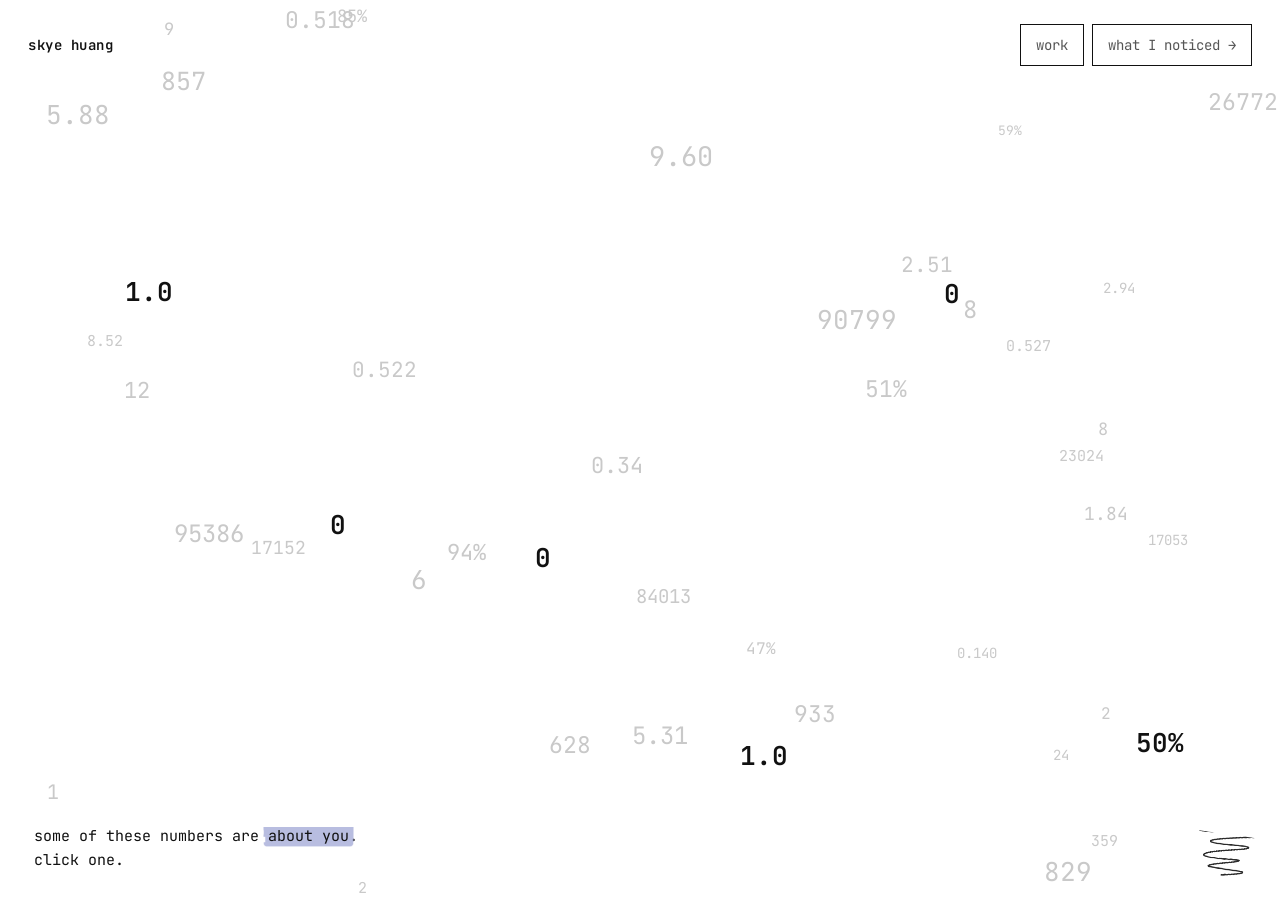
<file: index.html>
<!doctype html>
<html lang="en">
<head>
<meta charset="utf-8">
<meta name="viewport" content="width=device-width, initial-scale=1">
<title>Skye Huang</title>
<meta name="description" content="Skye Huang, business & financial operations analyst. Some of these numbers are about you.">
<meta property="og:title" content="Skye Huang">
<meta property="og:description" content="Some of these numbers are about you.">
<link rel="icon" href="data:image/svg+xml,%3Csvg xmlns='http://www.w3.org/2000/svg' viewBox='0 0 32 32'%3E%3Crect width='32' height='32' fill='%23111'/%3E%3Ctext x='16' y='22' font-family='monospace' font-size='18' fill='%23fff' text-anchor='middle'%3E0.%3C/text%3E%3C/svg%3E">
<link rel="preconnect" href="https://fonts.googleapis.com">
<link rel="preconnect" href="https://fonts.gstatic.com" crossorigin>
<link href="https://fonts.googleapis.com/css2?family=JetBrains+Mono:wght@400;600&display=swap" rel="stylesheet">
<link rel="stylesheet" href="css/style.css">
<style>
  body { overflow: hidden; }
  .stage { position: relative; height: 100vh; height: 100dvh; min-height: 560px; overflow: hidden; }
  .rain { position: absolute; inset: 0; transition: opacity .3s; }
  .rain.dim { opacity: 0.12; }

  @keyframes fall { from { top: -8%; } to { top: 104%; } }
  .drop { position: absolute; animation: fall linear infinite; white-space: nowrap; }
  .noise { color: var(--noise); pointer-events: none; }
  .live {
    font-size: 26px; font-weight: 600; color: var(--ink);
    background: transparent; border: 0; padding: 10px; cursor: pointer;
  }
  .live:hover, .live:focus-visible { animation-play-state: paused; text-decoration: underline; text-underline-offset: 6px; }

  .top { position: absolute; top: 0; left: 0; right: 0; display: flex; justify-content: space-between; align-items: center; gap: 16px; padding: 24px 28px; pointer-events: none; }
  .top > * { pointer-events: auto; }
  .name { font-size: 14px; font-weight: 600; letter-spacing: 0.04em; }
  .top nav { display: flex; gap: 8px; align-items: center; flex-wrap: wrap; justify-content: flex-end; }

  .bottom { position: absolute; left: 0; right: 0; bottom: 0; display: flex; justify-content: space-between; align-items: flex-end; gap: 16px; padding: 24px 28px; pointer-events: none; }
  .hint { margin: 0; font-size: 15px; line-height: 1.6; background: var(--paper); padding: 4px 6px; pointer-events: auto; }
  .scribble { width: 56px; height: auto; transform: rotate(8deg); opacity: .9; }

  @keyframes fadein { from { opacity: 0; transform: translateY(8px); } to { opacity: 1; transform: none; } }
  .overlay { position: absolute; inset: 0; display: none; z-index: 10; }
  .overlay.open { display: flex; }

  #card { overflow-y: auto; padding: 24px; }
  .card { margin: auto; width: 100%; max-width: 560px; background: var(--paper); border: 1px solid var(--ink); padding: 36px; display: flex; flex-direction: column; gap: 18px; animation: fadein .35s ease-out; }

  /* touch: the rain layer owns the gesture so thumb drags are measured instead of scrolling or bouncing */
  .touch .rain { touch-action: none; }
  .touch .live:active { animation-play-state: paused; }
  .card .big { margin: 0; font-size: 64px; font-weight: 600; line-height: 1; overflow-wrap: anywhere; }
  .card .line { margin: 0; font-size: 16px; line-height: 1.6; }
  .story { border-top: 1px solid var(--line); padding-top: 18px; display: flex; flex-direction: column; gap: 8px; }
  .story h3 { margin: 0; font-size: 18px; font-weight: 600; }
  .story p { margin: 0; font-size: 15px; line-height: 1.6; }
  .story .bridge { font-size: 14px; color: var(--muted); font-style: italic; }
  .story-link { align-self: flex-start; font-size: 14px; margin-top: 2px; }
  .row { display: flex; flex-wrap: wrap; gap: 12px; padding-top: 6px; }
  .boring-link { align-self: flex-start; font-size: 13px; color: var(--muted); }

  /* the pile-up */
  .drop.body { will-change: transform; cursor: grab; user-select: none; -webkit-user-select: none; touch-action: none; }
  .drop.body.grabbed { cursor: grabbing; }
  .piled .live:hover, .piled .live:focus-visible { text-decoration: none; }
  .piled .bottom { opacity: 0; transition: opacity .4s; pointer-events: none; }
  .found { position: absolute; left: 0; right: 0; top: 18%; z-index: 5; display: flex; flex-direction: column; align-items: center; gap: 14px; padding: 0 24px; text-align: center; opacity: 0; transform: translateY(10px); transition: opacity .6s, transform .6s; pointer-events: none; }
  .found.show { opacity: 1; transform: none; }
  .found.show .choices { pointer-events: auto; }
  .found h1 { margin: 0; font-size: 34px; font-weight: 600; line-height: 1.25; background: var(--paper); padding: 2px 8px; }
  .found p { margin: 0; font-size: 15px; line-height: 1.6; color: var(--muted); background: var(--paper); padding: 2px 8px; }
  .found .choices { display: flex; flex-wrap: wrap; gap: 10px; justify-content: center; }

  #report { background: var(--paper); overflow-y: auto; justify-content: center; padding: 80px 24px 0; }
  /* breathing room under the last buttons (bottom padding on a scroll box gets dropped in some browsers) */
  .report::after { content: ""; display: block; height: 120px; flex: none; }
  .report { width: 100%; max-width: 760px; display: flex; flex-direction: column; gap: 28px; animation: fadein .35s ease-out; }
  .report h1 { margin: 0; font-size: 34px; font-weight: 600; line-height: 1.25; }
  .report .note { margin: 0; font-size: 15px; line-height: 1.6; color: var(--muted); }
  .stat { display: flex; flex-direction: column; gap: 6px; border-top: 1px solid var(--line); padding: 16px 0; }
  .stat .head { display: flex; flex-wrap: wrap; justify-content: space-between; align-items: baseline; gap: 12px; }
  .stat .label { font-size: 15px; color: var(--muted); }
  .stat .value { font-size: 22px; font-weight: 600; }
  .stat .says { font-size: 14px; line-height: 1.5; }
  .report .row { border-top: 1px solid var(--ink); padding-top: 24px; }

  @media (max-width: 560px) {
    .top, .bottom { padding: 16px; }
    .top { flex-wrap: wrap; row-gap: 8px; }
    .top .name { white-space: nowrap; }
    .top nav { gap: 6px; }
    .top .btn { padding: 9px 10px; font-size: 12px; white-space: nowrap; }
    .live { font-size: 22px; padding: 12px; }
    #card { padding: 16px; }
    .card { padding: 24px; }
    .card .big { font-size: 48px; }
    .report h1 { font-size: 26px; }
    .found { top: 14%; }
    .found h1 { font-size: 26px; }
  }
</style>
<script data-goatcounter="https://seoda.goatcounter.com/count" async src="//gc.zgo.at/count.js"></script>
</head>
<body>
<div class="stage" id="stage">
  <div class="rain" id="rain"></div>

  <header class="top">
    <span class="name">skye huang</span>
    <nav>
      <a class="btn quiet" href="work.html">work</a>
      <button class="btn quiet" type="button" id="noticeBtn">what I noticed →</button>
    </nav>
  </header>

  <footer class="bottom">
    <p class="hint" id="hint">some of these numbers are <span class="hl"><span>about you</span></span>.<br>click one.</p>
    <img class="scribble" src="assets/scribble.png" alt="" aria-hidden="true">
  </footer>

  <div class="overlay" id="card" role="dialog" aria-modal="true" aria-labelledby="cardLabel">
    <div class="card">
      <p class="kicker" id="cardLabel"></p>
      <p class="big" id="cardValue"></p>
      <p class="line" id="cardLine"></p>
      <div class="story">
        <p class="kicker"><img class="arrow" src="assets/arrow.png" alt=""> which reminds me</p>
        <p class="bridge" id="storyBridge"></p>
        <h3 id="storyTitle"></h3>
        <p id="storyBody"></p>
        <a class="story-link" id="storyLink" href="work.html" hidden></a>
      </div>
      <div class="row">
        <button class="btn dark" type="button" data-close>back to the rain</button>
        <button class="btn quiet" type="button" data-report>everything I noticed →</button>
      </div>
      <a class="boring-link" id="boringLink" href="work.html">Not your thing? Just the boring stuff →</a>
    </div>
  </div>

  <div class="found" id="found" aria-live="polite">
    <h1>You found all six.</h1>
    <p>That was the fun part. Where to next?</p>
    <div class="choices">
      <a class="btn dark" href="about.html" id="storyPage" data-goatcounter-click="click: meet the person (pile)">Meet the person behind the numbers →</a>
      <a class="btn" href="work.html" data-goatcounter-click="click: boring stuff (pile)">Just the boring stuff →</a>
    </div>
  </div>

  <div class="overlay" id="report" role="dialog" aria-modal="true" aria-labelledby="reportTitle">
    <div class="report">
      <div style="display:flex;flex-direction:column;gap:10px">
        <p class="kicker">your visit, by the numbers</p>
        <h1 id="reportTitle">Hi, I'm Skye. <span class="hl"><span>Noticing things</span></span> is kind of my thing.</h1>
        <p class="note">Your mouse and taps never leave this tab. The site only counts visits and which numbers get opened, anonymously.</p>
      </div>
      <div id="stats"></div>
      <div class="row">
        <a class="btn" href="work.html">see my work →</a>
        <a class="btn dark" href="mailto:jyhuang.skye@gmail.com" data-goatcounter-click="click: email (index.html)">email</a>
        <a class="btn" href="https://www.linkedin.com/in/jingyi-huang-749977227/" data-goatcounter-click="click: linkedin (index.html)" target="_blank" rel="noopener">LinkedIn</a>
        <button class="btn quiet" type="button" data-close>back to the rain</button>
      </div>
    </div>
  </div>
</div>
<script src="js/pileup.js"></script>
<script src="js/rain.js"></script>
</body>
</html>
</file>
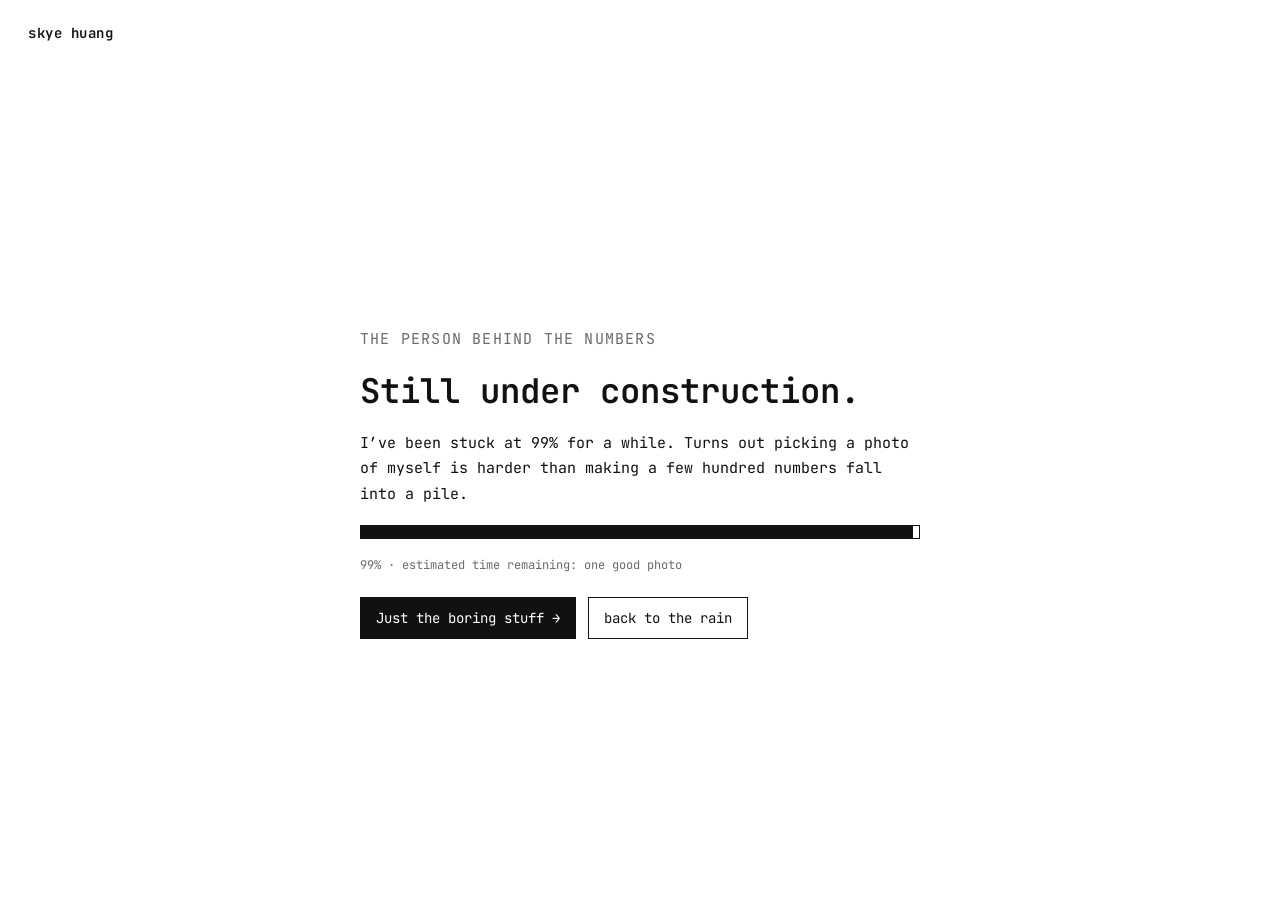
<file: about.html>
<!doctype html>
<html lang="en">
<head>
<meta charset="utf-8">
<meta name="viewport" content="width=device-width, initial-scale=1">
<title>Skye Huang · off the clock</title>
<meta name="robots" content="noindex">
<link rel="icon" href="data:image/svg+xml,%3Csvg xmlns='http://www.w3.org/2000/svg' viewBox='0 0 32 32'%3E%3Crect width='32' height='32' fill='%23111'/%3E%3Ctext x='16' y='22' font-family='monospace' font-size='18' fill='%23fff' text-anchor='middle'%3E0.%3C/text%3E%3C/svg%3E">
<link rel="preconnect" href="https://fonts.googleapis.com">
<link rel="preconnect" href="https://fonts.gstatic.com" crossorigin>
<link href="https://fonts.googleapis.com/css2?family=JetBrains+Mono:wght@400;600&display=swap" rel="stylesheet">
<link rel="stylesheet" href="css/style.css">
<style>
  body { min-height: 100vh; min-height: 100dvh; display: flex; flex-direction: column; }
  header { display: flex; justify-content: space-between; align-items: center; gap: 16px; padding: 24px 28px; }
  .name { font-size: 14px; font-weight: 600; letter-spacing: .04em; text-decoration: none; }
  main { flex: 1; display: flex; align-items: center; justify-content: center; padding: 24px; }
  .wip { max-width: 560px; display: flex; flex-direction: column; gap: 18px; }
  .wip h1 { margin: 0; font-size: 34px; font-weight: 600; line-height: 1.25; }
  .wip p { margin: 0; font-size: 15px; line-height: 1.7; }
  .bar { height: 14px; border: 1px solid var(--ink); position: relative; overflow: hidden; }
  .bar i { position: absolute; inset: 0 auto 0 0; width: 99%; background: var(--ink); }
  .bar-note { font-size: 12px; color: var(--soft); }
  .row { display: flex; flex-wrap: wrap; gap: 12px; padding-top: 6px; }
  @media (max-width: 560px) { header { padding: 16px; } .wip h1 { font-size: 26px; } }
</style>
<script data-goatcounter="https://seoda.goatcounter.com/count" async src="//gc.zgo.at/count.js"></script>
</head>
<body>
<header>
  <a class="name" href="index.html">skye huang</a>
</header>
<main>
  <div class="wip">
    <p class="kicker">the person behind the numbers</p>
    <h1>Still under construction.</h1>
    <p>I’ve been stuck at 99% for a while. Turns out picking a photo of myself is harder than making a few hundred numbers fall into a pile.</p>
    <div class="bar" aria-hidden="true"><i></i></div>
    <span class="bar-note">99% · estimated time remaining: one good photo</span>
    <div class="row">
      <a class="btn dark" href="work.html">Just the boring stuff →</a>
      <a class="btn" href="index.html">back to the rain</a>
    </div>
  </div>
</main>
</body>
</html>
</file>
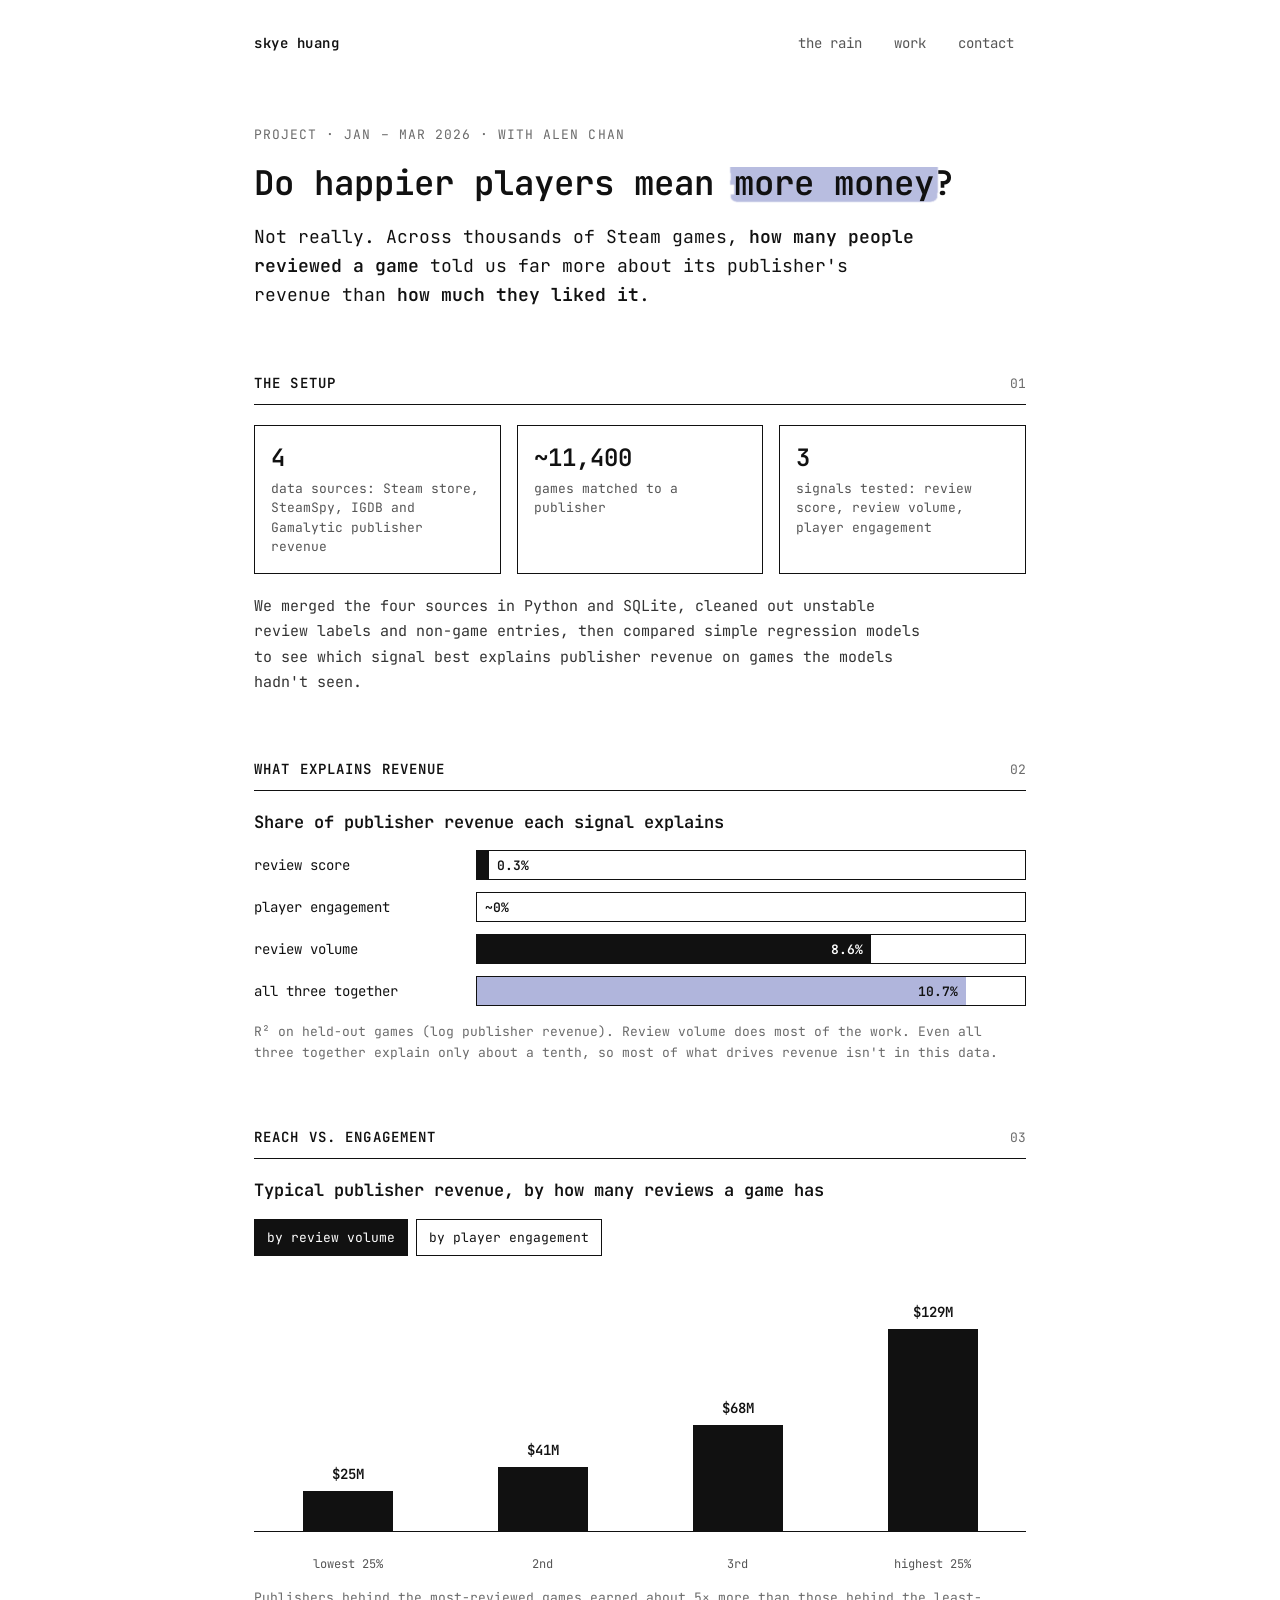
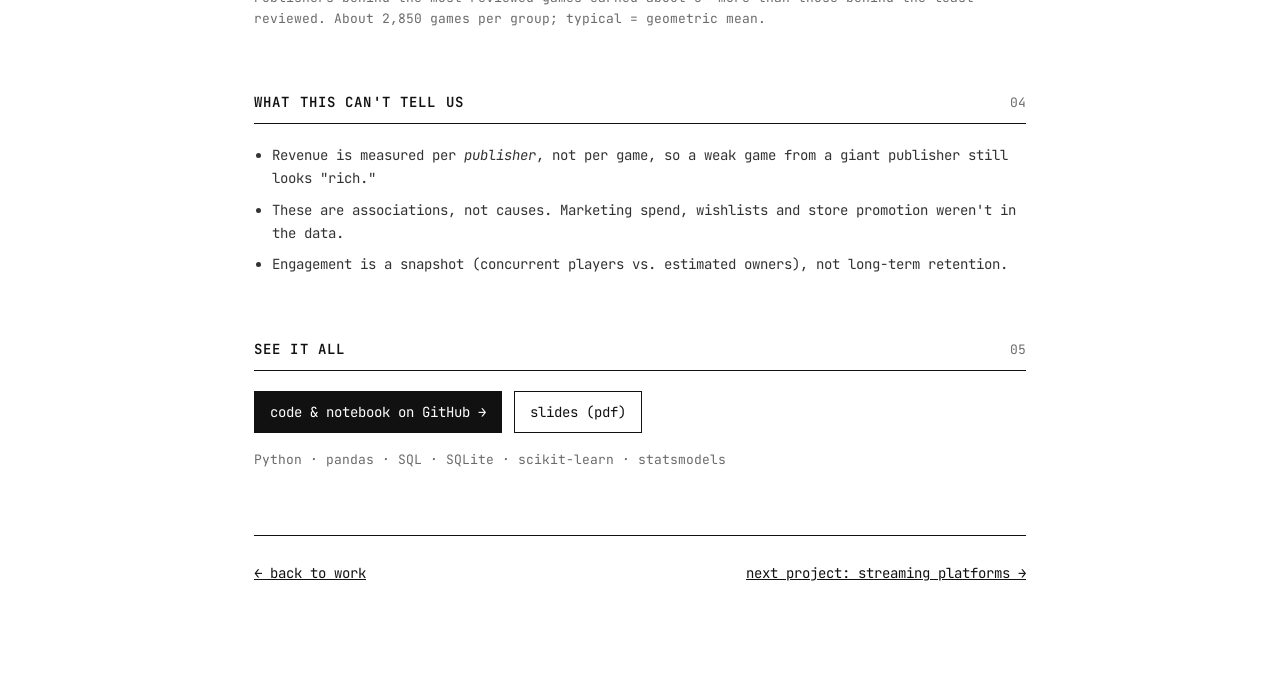
<file: steam.html>
<!doctype html>
<html lang="en">
<head>
<meta charset="utf-8">
<meta name="viewport" content="width=device-width, initial-scale=1">
<title>Do happier players mean more money? · Skye Huang</title>
<meta name="description" content="Do happier players mean more revenue? A Python and SQL analysis of Steam, SteamSpy, IGDB and publisher revenue data.">
<link rel="icon" href="data:image/svg+xml,%3Csvg xmlns='http://www.w3.org/2000/svg' viewBox='0 0 32 32'%3E%3Crect width='32' height='32' fill='%23111'/%3E%3Ctext x='16' y='22' font-family='monospace' font-size='18' fill='%23fff' text-anchor='middle'%3E0.%3C/text%3E%3C/svg%3E">
<link rel="preconnect" href="https://fonts.googleapis.com">
<link rel="preconnect" href="https://fonts.gstatic.com" crossorigin>
<link href="https://fonts.googleapis.com/css2?family=JetBrains+Mono:wght@400;600&display=swap" rel="stylesheet">
<link rel="stylesheet" href="css/style.css">
<link rel="stylesheet" href="css/project.css">
<script data-goatcounter="https://seoda.goatcounter.com/count" async src="//gc.zgo.at/count.js"></script>
</head>
<body>
<div class="page">

  <header class="top">
    <a class="name" href="index.html">skye huang</a>
    <nav>
      <a href="index.html">the rain</a>
      <a href="work.html">work</a>
      <a href="work.html#contact">contact</a>
    </nav>
  </header>

  <section class="intro">
    <p class="kicker">project · Jan – Mar 2026 · with Alen Chan</p>
    <h1>Do happier players mean <span class="hl"><span>more money</span></span>?</h1>
    <p class="answer">Not really. Across thousands of Steam games, <strong>how many people reviewed a game</strong> told us far more about its publisher's revenue than <strong>how much they liked it</strong>.</p>
  </section>

  <section>
    <div class="sec-head"><h2>the setup</h2><span>01</span></div>
    <div class="facts">
      <div class="fact"><b>4</b><span>data sources: Steam store, SteamSpy, IGDB and Gamalytic publisher revenue</span></div>
      <div class="fact"><b>~11,400</b><span>games matched to a publisher</span></div>
      <div class="fact"><b>3</b><span>signals tested: review score, review volume, player engagement</span></div>
    </div>
    <p class="prose" style="margin-top:20px">We merged the four sources in Python and SQLite, cleaned out unstable review labels and non-game entries, then compared simple regression models to see which signal best explains publisher revenue on games the models hadn't seen.</p>
  </section>

  <section>
    <div class="sec-head"><h2>what explains revenue</h2><span>02</span></div>
    <figure class="chart">
      <h3>Share of publisher revenue each signal explains</h3>
      <div class="bars" id="r2bars">
        <div class="bar-row"><span>review score</span><div class="bar-track"><div class="bar-fill" data-w="2.2"></div><span class="bar-val" data-left="2.2">0.3%</span></div></div>
        <div class="bar-row"><span>player engagement</span><div class="bar-track"><div class="bar-fill" data-w="0"></div><span class="bar-val" data-left="0">~0%</span></div></div>
        <div class="bar-row"><span>review volume</span><div class="bar-track"><div class="bar-fill" data-w="71.9"></div><span class="bar-val" data-left="71.9">8.6%</span></div></div>
        <div class="bar-row"><span>all three together</span><div class="bar-track"><div class="bar-fill soft" data-w="89.2"></div><span class="bar-val" data-left="89.2">10.7%</span></div></div>
      </div>
      <figcaption>R² on held-out games (log publisher revenue). Review volume does most of the work. Even all three together explain only about a tenth, so most of what drives revenue isn't in this data.</figcaption>
    </figure>
  </section>

  <section>
    <div class="sec-head"><h2>reach vs. engagement</h2><span>03</span></div>
    <figure class="chart">
      <h3 id="colTitle">Typical publisher revenue, by how many reviews a game has</h3>
      <div class="toggle" role="group" aria-label="Group games by">
        <button type="button" aria-pressed="true" data-set="volume">by review volume</button>
        <button type="button" aria-pressed="false" data-set="engagement">by player engagement</button>
      </div>
      <div class="cols" id="cols">
        <div class="col"><span class="v"></span><div class="b"></div></div>
        <div class="col"><span class="v"></span><div class="b"></div></div>
        <div class="col"><span class="v"></span><div class="b"></div></div>
        <div class="col"><span class="v"></span><div class="b"></div></div>
      </div>
      <div class="col-labels"><span>lowest 25%</span><span>2nd</span><span>3rd</span><span>highest 25%</span></div>
      <figcaption id="colNote"></figcaption>
    </figure>
  </section>

  <section>
    <div class="sec-head"><h2>what this can't tell us</h2><span>04</span></div>
    <ul class="limits">
      <li>Revenue is measured per <em>publisher</em>, not per game, so a weak game from a giant publisher still looks "rich."</li>
      <li>These are associations, not causes. Marketing spend, wishlists and store promotion weren't in the data.</li>
      <li>Engagement is a snapshot (concurrent players vs. estimated owners), not long-term retention.</li>
    </ul>
  </section>

  <section>
    <div class="sec-head"><h2>see it all</h2><span>05</span></div>
    <div class="links">
      <a class="btn dark" href="https://github.com/Seodaaa/steam-game-revenue-analysis" data-goatcounter-click="click: github steam (steam.html)" target="_blank" rel="noopener">code &amp; notebook on GitHub →</a>
      <a class="btn" href="https://github.com/Seodaaa/steam-game-revenue-analysis/blob/main/Data%20Final%20Presentation%20-%20Skye%20and%20Alen.pdf" data-goatcounter-click="click: slides steam" target="_blank" rel="noopener">slides (pdf)</a>
    </div>
    <p class="prose" style="margin-top:16px;font-size:13px;color:var(--soft)">Python · pandas · SQL · SQLite · scikit-learn · statsmodels</p>
  </section>

  <nav class="next">
    <a href="work.html">← back to work</a>
    <a href="streaming.html">next project: streaming platforms →</a>
  </nav>

</div>
<script>
(function () {
  // R² bars grow in on load
  var bars = document.querySelectorAll('#r2bars .bar-row');
  requestAnimationFrame(function () {
    bars.forEach(function (row) {
      var f = row.querySelector('.bar-fill'), v = row.querySelector('.bar-val');
      f.style.width = f.dataset.w + '%';
      if (+v.dataset.left > 60) {
        v.style.left = 'calc(' + v.dataset.left + '% - 8px)';
        v.style.transform = 'translate(-100%, -50%)';
        if (!f.classList.contains('soft')) v.style.color = '#fff';
      } else {
        v.style.left = 'calc(' + v.dataset.left + '% + 8px)';
      }
    });
  });

  // typical (geometric-mean) publisher revenue by quartile, in $ millions, from the notebook
  var DATA = {
    volume: { vals: [25.4, 40.5, 67.5, 128.6],
      title: 'Typical publisher revenue, by how many reviews a game has',
      note: 'Publishers behind the most-reviewed games earned about 5× more than those behind the least-reviewed. About 2,850 games per group; typical = geometric mean.' },
    engagement: { vals: [67.4, 70.2, 77.7, 91.0],
      title: 'Typical publisher revenue, by how engaged a game’s players are',
      note: 'Sorting by engagement instead barely moves the needle: about 1.35× from bottom to top. (Uses the ~6,900 games with engagement data.)' }
  };
  var MAX = 140;
  var cols = document.querySelectorAll('#cols .col');
  function show(key) {
    var d = DATA[key];
    cols.forEach(function (c, i) {
      c.querySelector('.b').style.height = (d.vals[i] / MAX * 100 * 0.85) + '%';
      c.querySelector('.v').textContent = '$' + Math.round(d.vals[i]) + 'M';
    });
    document.getElementById('colTitle').textContent = d.title;
    document.getElementById('colNote').textContent = d.note;
    document.querySelectorAll('.toggle button').forEach(function (b) {
      b.setAttribute('aria-pressed', b.dataset.set === key ? 'true' : 'false');
    });
  }
  document.querySelectorAll('.toggle button').forEach(function (b) {
    b.addEventListener('click', function () { show(b.dataset.set); });
  });
  show('volume');
})();
</script>
</body>
</html>
</file>
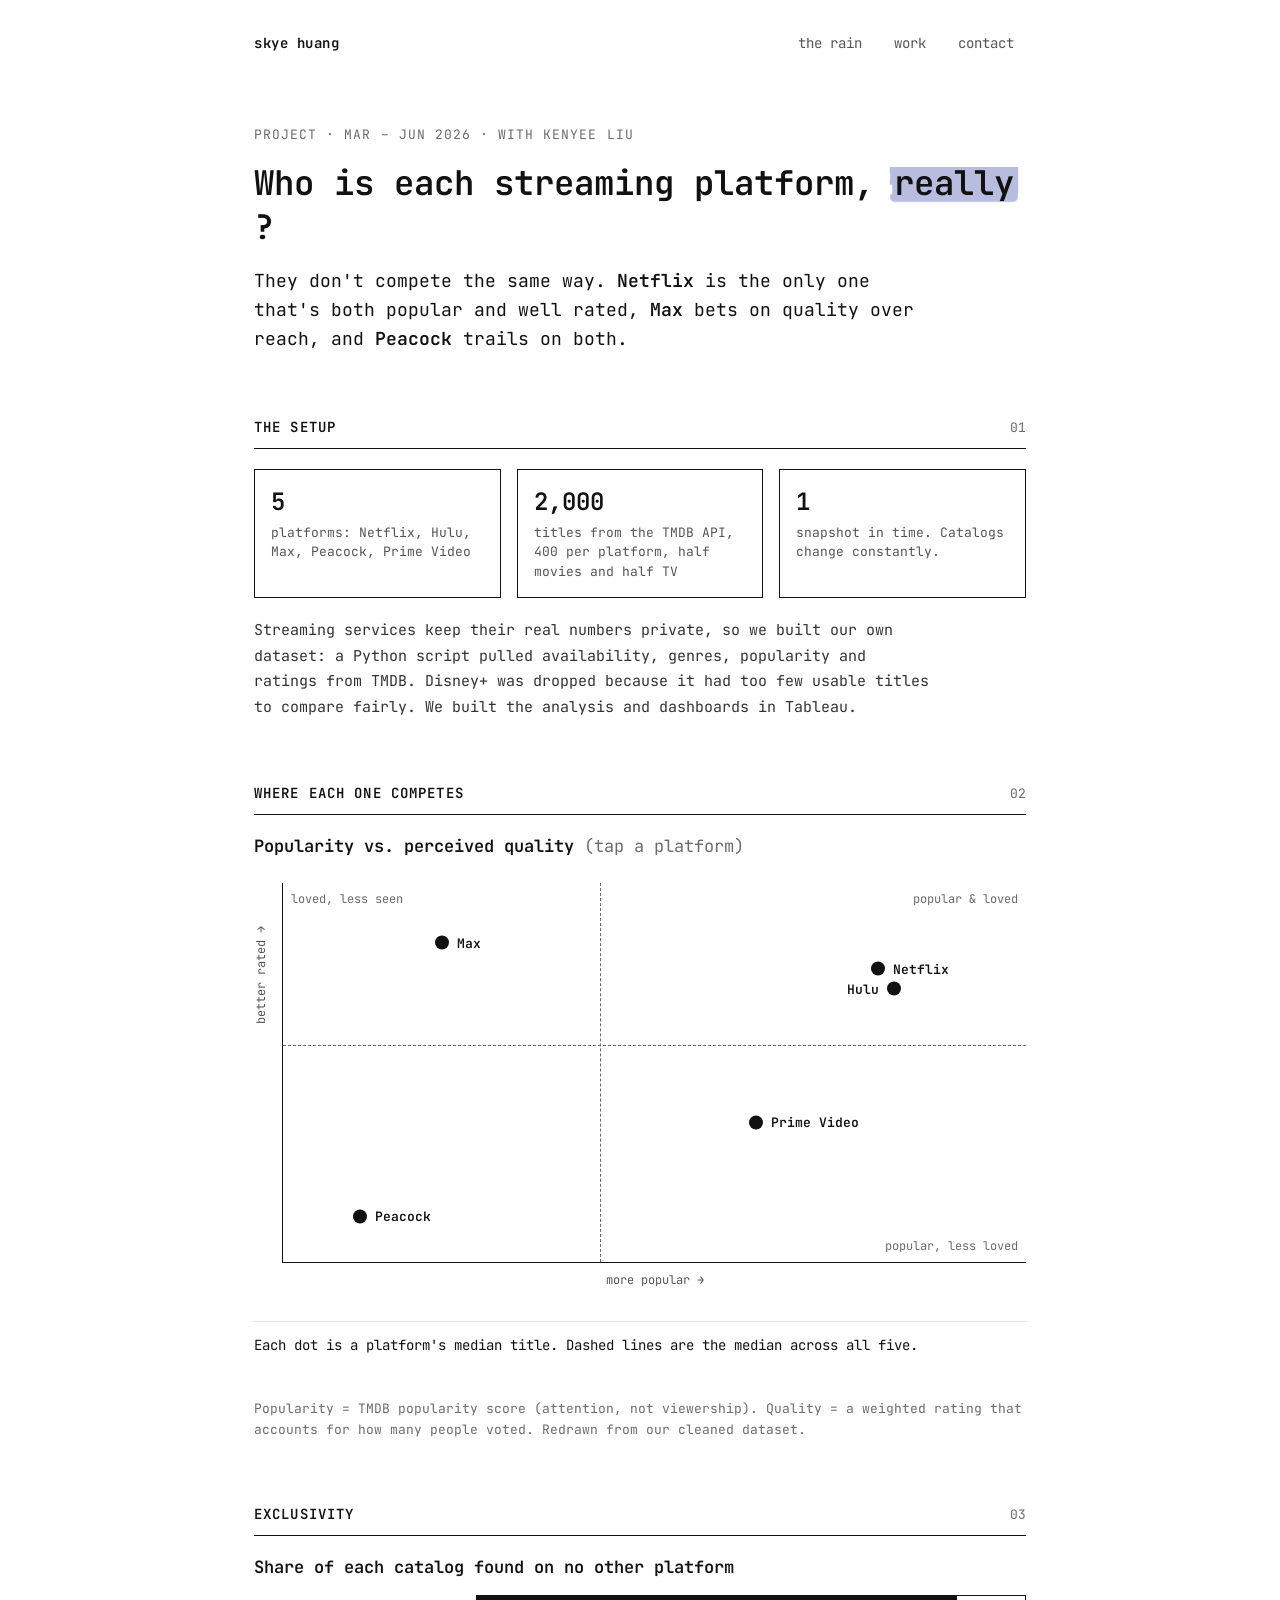
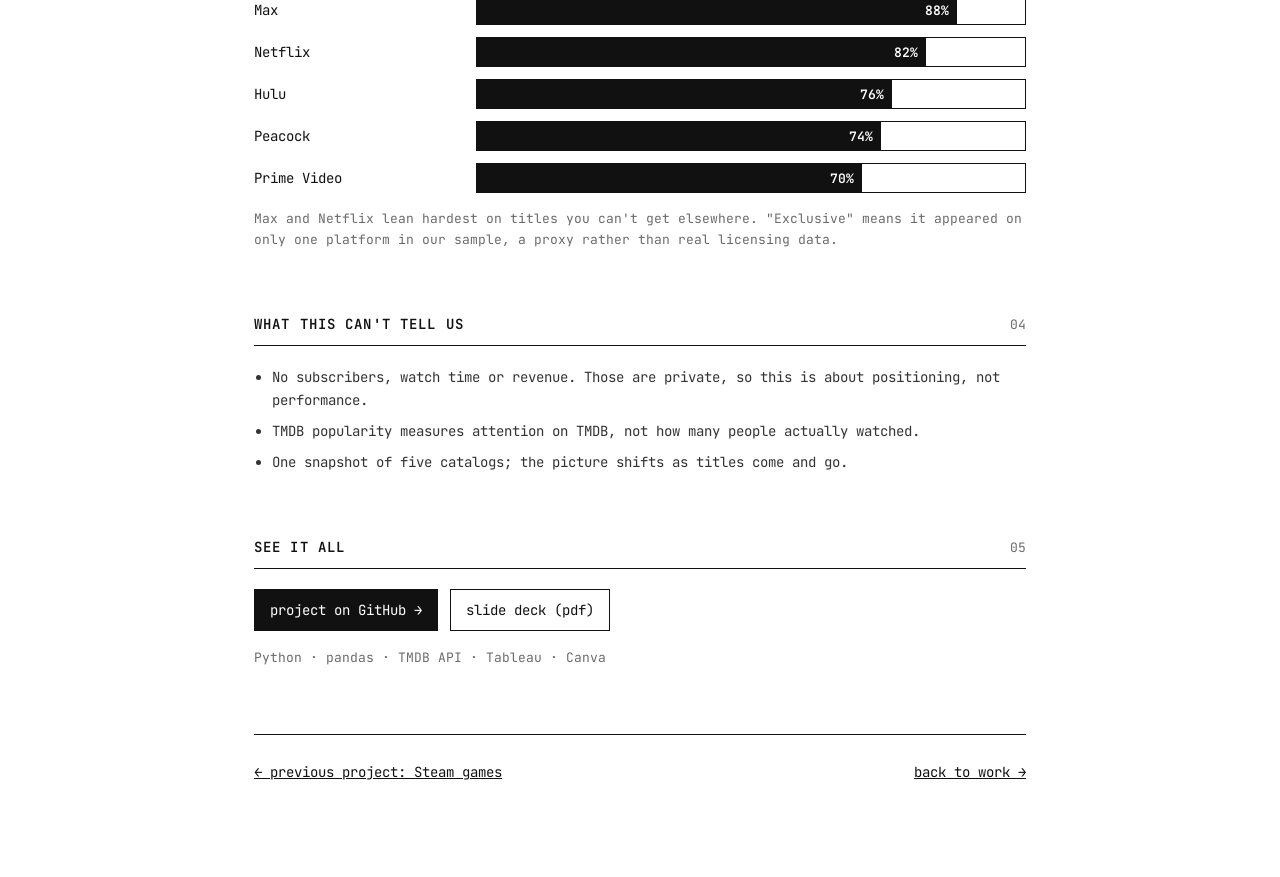
<file: streaming.html>
<!doctype html>
<html lang="en">
<head>
<meta charset="utf-8">
<meta name="viewport" content="width=device-width, initial-scale=1">
<title>Who is each streaming platform, really? · Skye Huang</title>
<meta name="description" content="How Netflix, Hulu, Max, Peacock and Prime Video position themselves, using 2,000 titles from the TMDB API, Python and Tableau.">
<link rel="icon" href="data:image/svg+xml,%3Csvg xmlns='http://www.w3.org/2000/svg' viewBox='0 0 32 32'%3E%3Crect width='32' height='32' fill='%23111'/%3E%3Ctext x='16' y='22' font-family='monospace' font-size='18' fill='%23fff' text-anchor='middle'%3E0.%3C/text%3E%3C/svg%3E">
<link rel="preconnect" href="https://fonts.googleapis.com">
<link rel="preconnect" href="https://fonts.gstatic.com" crossorigin>
<link href="https://fonts.googleapis.com/css2?family=JetBrains+Mono:wght@400;600&display=swap" rel="stylesheet">
<link rel="stylesheet" href="css/style.css">
<link rel="stylesheet" href="css/project.css">
<script data-goatcounter="https://seoda.goatcounter.com/count" async src="//gc.zgo.at/count.js"></script>
</head>
<body>
<div class="page">

  <header class="top">
    <a class="name" href="index.html">skye huang</a>
    <nav>
      <a href="index.html">the rain</a>
      <a href="work.html">work</a>
      <a href="work.html#contact">contact</a>
    </nav>
  </header>

  <section class="intro">
    <p class="kicker">project · Mar – Jun 2026 · with Kenyee Liu</p>
    <h1>Who is each streaming platform, <span class="hl"><span>really</span></span>?</h1>
    <p class="answer">They don't compete the same way. <strong>Netflix</strong> is the only one that's both popular and well rated, <strong>Max</strong> bets on quality over reach, and <strong>Peacock</strong> trails on both.</p>
  </section>

  <section>
    <div class="sec-head"><h2>the setup</h2><span>01</span></div>
    <div class="facts">
      <div class="fact"><b>5</b><span>platforms: Netflix, Hulu, Max, Peacock, Prime Video</span></div>
      <div class="fact"><b>2,000</b><span>titles from the TMDB API, 400 per platform, half movies and half TV</span></div>
      <div class="fact"><b>1</b><span>snapshot in time. Catalogs change constantly.</span></div>
    </div>
    <p class="prose" style="margin-top:20px">Streaming services keep their real numbers private, so we built our own dataset: a Python script pulled availability, genres, popularity and ratings from TMDB. Disney+ was dropped because it had too few usable titles to compare fairly. We built the analysis and dashboards in Tableau.</p>
  </section>

  <section>
    <div class="sec-head"><h2>where each one competes</h2><span>02</span></div>
    <figure class="chart">
      <h3>Popularity vs. perceived quality <span style="font-weight:400;color:var(--soft)">(tap a platform)</span></h3>
      <div class="map" id="map">
        <div class="mid-x" style="left:42.7%"></div>
        <div class="mid-y" style="bottom:57.0%"></div>
        <span class="quad" style="left:8px;top:8px">loved, less seen</span>
        <span class="quad" style="right:8px;top:8px">popular &amp; loved</span>
        <span class="quad" style="right:8px;bottom:8px">popular, less loved</span>
        <span class="axis-x">more popular →</span>
        <span class="axis-y">better rated →</span>
      </div>
      <p class="map-note" id="mapNote" aria-live="polite">Each dot is a platform's median title. Dashed lines are the median across all five.</p>
      <figcaption>Popularity = TMDB popularity score (attention, not viewership). Quality = a weighted rating that accounts for how many people voted. Redrawn from our cleaned dataset.</figcaption>
    </figure>
  </section>

  <section>
    <div class="sec-head"><h2>exclusivity</h2><span>03</span></div>
    <figure class="chart">
      <h3>Share of each catalog found on no other platform</h3>
      <div class="bars" id="exBars">
        <div class="bar-row"><span>Max</span><div class="bar-track"><div class="bar-fill" data-w="87.5"></div><span class="bar-val" data-left="87.5">88%</span></div></div>
        <div class="bar-row"><span>Netflix</span><div class="bar-track"><div class="bar-fill" data-w="82.0"></div><span class="bar-val" data-left="82.0">82%</span></div></div>
        <div class="bar-row"><span>Hulu</span><div class="bar-track"><div class="bar-fill" data-w="75.8"></div><span class="bar-val" data-left="75.8">76%</span></div></div>
        <div class="bar-row"><span>Peacock</span><div class="bar-track"><div class="bar-fill" data-w="73.8"></div><span class="bar-val" data-left="73.8">74%</span></div></div>
        <div class="bar-row"><span>Prime Video</span><div class="bar-track"><div class="bar-fill" data-w="70.2"></div><span class="bar-val" data-left="70.2">70%</span></div></div>
      </div>
      <figcaption>Max and Netflix lean hardest on titles you can't get elsewhere. "Exclusive" means it appeared on only one platform in our sample, a proxy rather than real licensing data.</figcaption>
    </figure>
  </section>

  <section>
    <div class="sec-head"><h2>what this can't tell us</h2><span>04</span></div>
    <ul class="limits">
      <li>No subscribers, watch time or revenue. Those are private, so this is about positioning, not performance.</li>
      <li>TMDB popularity measures attention on TMDB, not how many people actually watched.</li>
      <li>One snapshot of five catalogs; the picture shifts as titles come and go.</li>
    </ul>
  </section>

  <section>
    <div class="sec-head"><h2>see it all</h2><span>05</span></div>
    <div class="links">
      <a class="btn dark" href="https://github.com/Seodaaa/tmdb-streaming-platform-analysis" data-goatcounter-click="click: github streaming (streaming.html)" target="_blank" rel="noopener">project on GitHub →</a>
      <a class="btn" href="https://github.com/Seodaaa/tmdb-streaming-platform-analysis/blob/main/Streaming%20Platform%20Content%20Identity%20Slide%20Deck.pdf" data-goatcounter-click="click: slides streaming" target="_blank" rel="noopener">slide deck (pdf)</a>
    </div>
    <p class="prose" style="margin-top:16px;font-size:13px;color:var(--soft)">Python · pandas · TMDB API · Tableau · Canva</p>
  </section>

  <nav class="next">
    <a href="steam.html">← previous project: Steam games</a>
    <a href="work.html">back to work →</a>
  </nav>

</div>
<script>
(function () {
  // medians per platform from Cleaned_dataset.csv
  var P = [
    { name: 'Netflix', pop: 21.24, wr: 5.57, note: 'Netflix: popular and well rated. The only platform high on both.' },
    { name: 'Hulu', pop: 20.54, wr: 5.47, left: true, note: 'Hulu: nearly as popular as Netflix, rated a little lower.' },
    { name: 'Max', pop: 12.41, wr: 5.70, note: 'Max: the highest rated, but less popular. Prestige over reach.' },
    { name: 'Prime Video', pop: 19.16, wr: 4.80, note: 'Prime Video: fairly popular, rated lower. It competes on catalog breadth.' },
    { name: 'Peacock', pop: 11.12, wr: 4.33, note: 'Peacock: the lowest on both popularity and ratings in this sample.' }
  ];
  var X0 = 9, X1 = 23.5, Y0 = 4.1, Y1 = 6.0;
  var map = document.getElementById('map'), note = document.getElementById('mapNote');
  var buttons = P.map(function (p) {
    var b = document.createElement('button');
    b.type = 'button';
    b.className = 'dot' + (p.left ? ' left' : '');
    b.style.left = ((p.pop - X0) / (X1 - X0) * 100) + '%';
    b.style.bottom = ((p.wr - Y0) / (Y1 - Y0) * 100) + '%';
    b.setAttribute('aria-pressed', 'false');
    b.innerHTML = '<i></i><span></span>';
    b.querySelector('span').textContent = p.name;
    b.addEventListener('click', function () {
      buttons.forEach(function (o) { o.setAttribute('aria-pressed', 'false'); });
      b.setAttribute('aria-pressed', 'true');
      note.textContent = p.note + ' (median popularity ' + p.pop.toFixed(1) + ', rating ' + p.wr.toFixed(2) + ')';
    });
    map.appendChild(b);
    return b;
  });

  var rows = document.querySelectorAll('#exBars .bar-row');
  requestAnimationFrame(function () {
    rows.forEach(function (row) {
      var f = row.querySelector('.bar-fill'), v = row.querySelector('.bar-val');
      f.style.width = f.dataset.w + '%';
      if (+v.dataset.left > 60) {
        v.style.left = 'calc(' + v.dataset.left + '% - 8px)';
        v.style.transform = 'translate(-100%, -50%)';
        if (!f.classList.contains('soft')) v.style.color = '#fff';
      } else {
        v.style.left = 'calc(' + v.dataset.left + '% + 8px)';
      }
    });
  });
})();
</script>
</body>
</html>
</file>
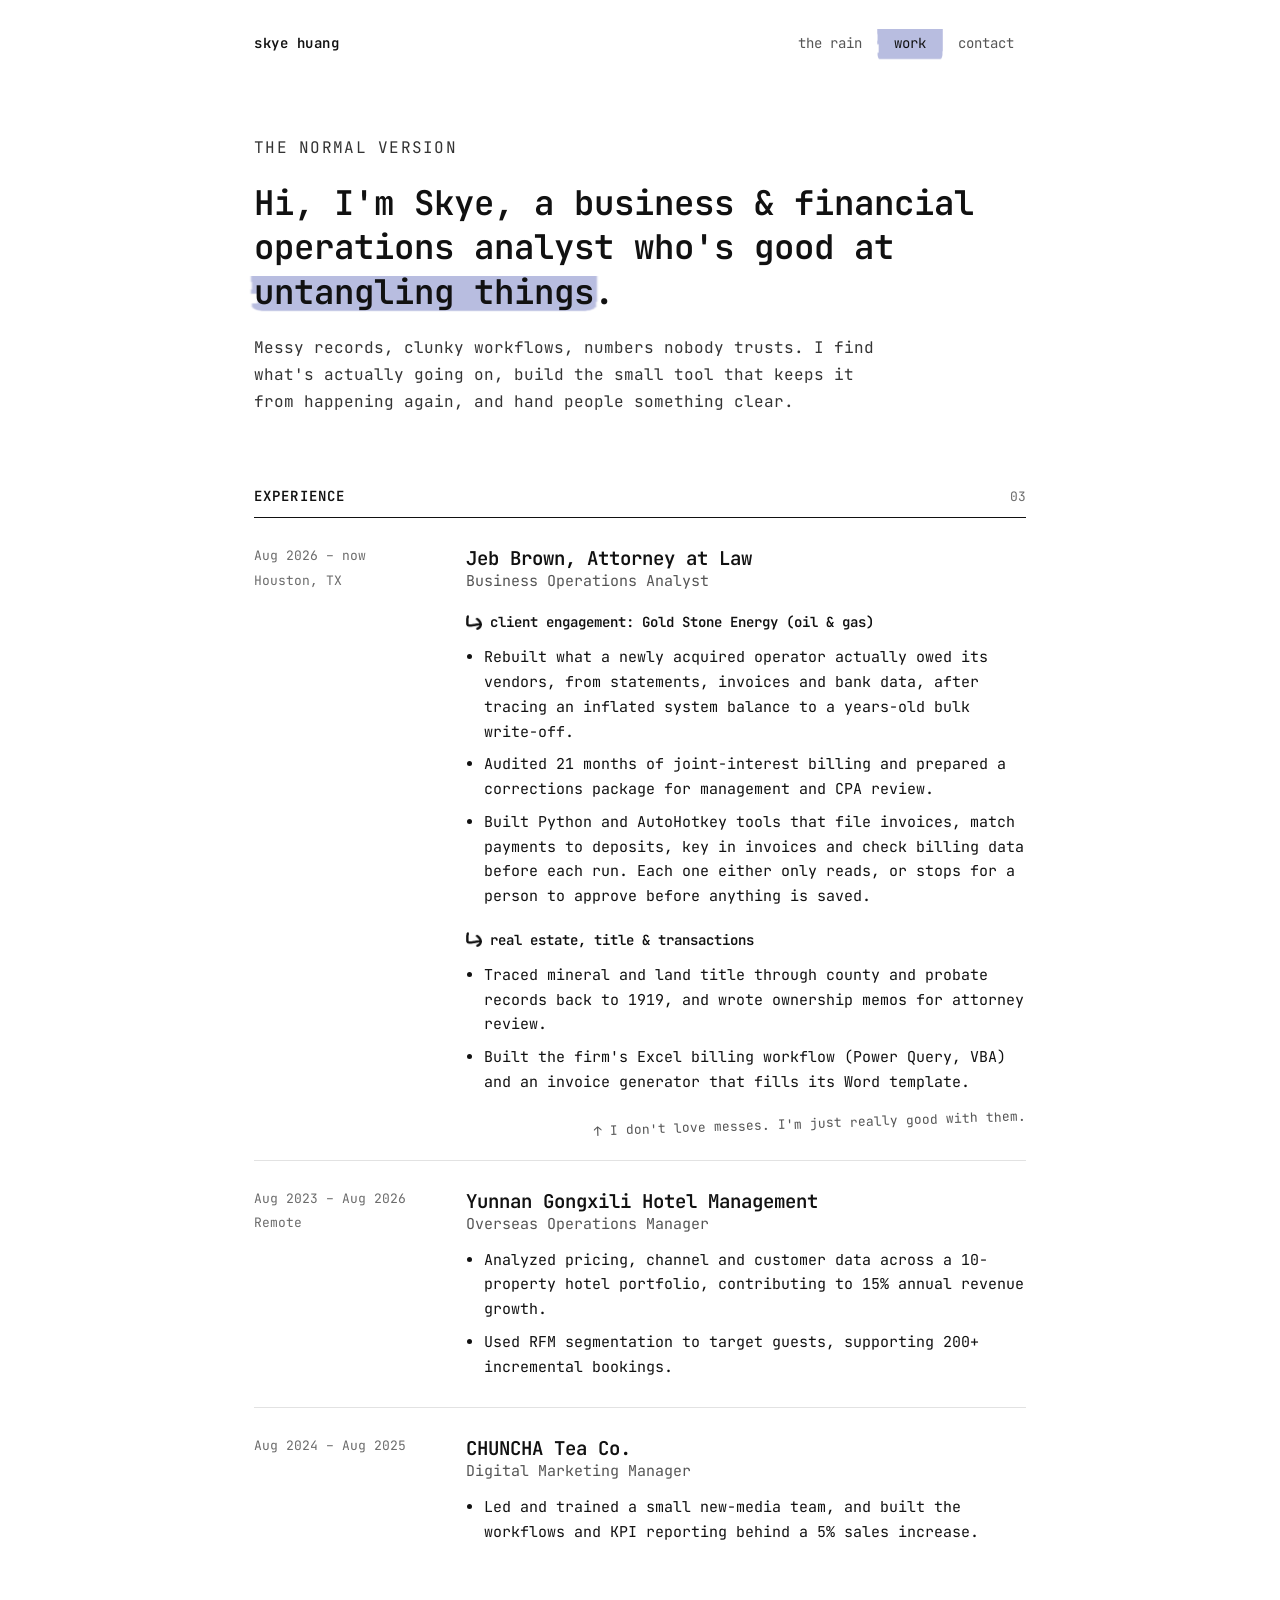
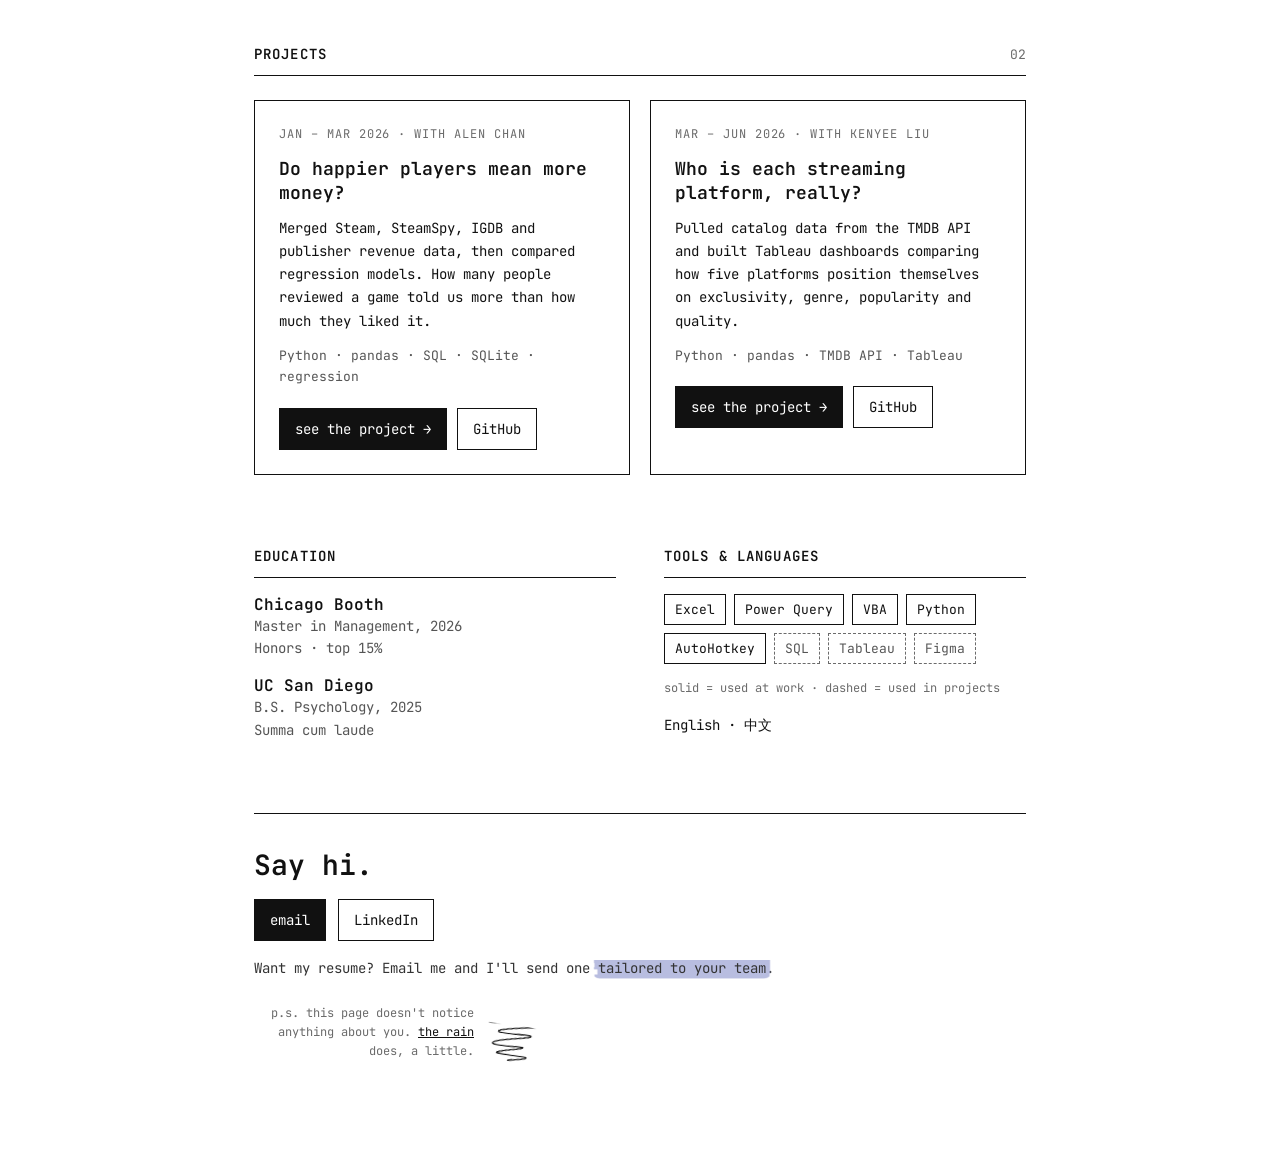
<file: work.html>
<!doctype html>
<html lang="en">
<head>
<meta charset="utf-8">
<meta name="viewport" content="width=device-width, initial-scale=1">
<title>Skye Huang · work</title>
<meta name="description" content="Skye Huang, business & financial operations analyst: experience, projects, education and contact.">
<link rel="icon" href="data:image/svg+xml,%3Csvg xmlns='http://www.w3.org/2000/svg' viewBox='0 0 32 32'%3E%3Crect width='32' height='32' fill='%23111'/%3E%3Ctext x='16' y='22' font-family='monospace' font-size='18' fill='%23fff' text-anchor='middle'%3E0.%3C/text%3E%3C/svg%3E">
<link rel="preconnect" href="https://fonts.googleapis.com">
<link rel="preconnect" href="https://fonts.gstatic.com" crossorigin>
<link href="https://fonts.googleapis.com/css2?family=JetBrains+Mono:wght@400;600&display=swap" rel="stylesheet">
<link rel="stylesheet" href="css/style.css">
<style>
  .page { max-width: 820px; margin: 0 auto; padding: 24px 24px 96px; display: flex; flex-direction: column; gap: 72px; }
  header.top { display: flex; flex-wrap: wrap; justify-content: space-between; align-items: center; gap: 16px; }
  .name { font-size: 14px; font-weight: 600; letter-spacing: 0.04em; text-decoration: none; }
  header nav { display: flex; flex-wrap: wrap; gap: 8px; font-size: 14px; }
  header nav a, header nav .here { padding: 10px 12px; text-decoration: none; }
  header nav a { color: var(--muted); }

  .intro { display: flex; flex-direction: column; gap: 20px; }
  .intro h1 { margin: 0; font-size: 34px; font-weight: 600; line-height: 1.3; }
  .intro p { margin: 0; font-size: 16px; line-height: 1.7; color: #333; max-width: 640px; }

  .sec-head { display: flex; justify-content: space-between; align-items: baseline; border-bottom: 1px solid var(--ink); padding-bottom: 12px; }
  .sec-head h2 { margin: 0; font-size: 14px; font-weight: 600; text-transform: uppercase; letter-spacing: 0.08em; }
  .sec-head span { font-size: 13px; color: var(--soft); }

  .job { display: flex; flex-wrap: wrap; gap: 8px 32px; padding: 28px 0; border-bottom: 1px solid var(--line); }
  .job:last-child { border-bottom: 0; }
  .when { flex: 0 1 180px; display: flex; flex-direction: column; gap: 4px; font-size: 13px; color: var(--soft); line-height: 1.6; }
  .what { flex: 1 1 480px; min-width: 0; display: flex; flex-direction: column; gap: 14px; }
  .what h3 { margin: 0; font-size: 19px; font-weight: 600; }
  .what .role { margin: 0; font-size: 15px; color: var(--muted); }
  .sub { margin: 8px 0 0; font-size: 14px; font-weight: 600; display: flex; align-items: center; gap: 8px; }
  .what ul { margin: 0; padding-left: 18px; display: flex; flex-direction: column; gap: 8px; font-size: 15px; line-height: 1.65; }
  .margin-note { margin: 6px 0 0; align-self: flex-end; font-size: 13px; color: var(--muted); transform: rotate(-2deg); }

  .projects { display: grid; grid-template-columns: repeat(auto-fit, minmax(280px, 1fr)); gap: 20px; margin-top: 24px; }
  .project { border: 1px solid var(--ink); padding: 24px; display: flex; flex-direction: column; gap: 12px; transition: transform .15s ease; }
  .project:hover { transform: translate(-2px, -2px); }
  .project .meta { margin: 0; font-size: 12px; color: var(--soft); text-transform: uppercase; letter-spacing: 0.08em; }
  .project h3 { margin: 0; font-size: 18px; font-weight: 600; line-height: 1.35; }
  .project p { margin: 0; font-size: 14px; line-height: 1.65; }
  .project .tools { font-size: 13px; color: var(--muted); }
  .project .btn { align-self: flex-start; margin-top: 4px; }

  .two { display: flex; flex-wrap: wrap; gap: 48px; }
  .two > div { flex: 1 1 320px; display: flex; flex-direction: column; gap: 16px; }
  .school p { margin: 0; }
  .school .s { font-size: 16px; font-weight: 600; }
  .school .d { font-size: 14px; line-height: 1.6; color: var(--muted); }
  .tags { display: flex; flex-wrap: wrap; gap: 8px; font-size: 13px; }
  .tags span { border: 1px solid var(--ink); padding: 6px 10px; }
  .tags span.proj { border-style: dashed; border-color: var(--soft); color: var(--muted); }
  .legend { margin: 0; font-size: 12px; color: var(--soft); }

  #contact { border-top: 1px solid var(--ink); padding-top: 32px; display: flex; flex-wrap: wrap; justify-content: space-between; align-items: flex-end; gap: 24px; }
  #contact h2 { margin: 0; font-size: 28px; font-weight: 600; }
  .contact-left { display: flex; flex-direction: column; gap: 16px; }
  .contact-left .row { display: flex; flex-wrap: wrap; gap: 12px; }
  .contact-left p { margin: 0; font-size: 14px; line-height: 1.6; color: #333; }
  .ps { display: flex; align-items: flex-end; gap: 12px; }
  .ps p { margin: 0; font-size: 12px; line-height: 1.6; color: var(--soft); max-width: 220px; text-align: right; }
  .ps img { width: 48px; height: auto; transform: rotate(8deg); }

  @media (max-width: 560px) {
    .page { gap: 56px; }
    .intro h1 { font-size: 26px; }
  }
</style>
<script data-goatcounter="https://seoda.goatcounter.com/count" async src="//gc.zgo.at/count.js"></script>
</head>
<body>
<div class="page">

  <header class="top">
    <a class="name" href="index.html">skye huang</a>
    <nav>
      <a href="index.html">the rain</a>
      <span class="here hl" aria-current="page"><span>work</span></span>
      <a href="#contact">contact</a>
    </nav>
  </header>

  <section class="intro">
    <p class="kicker">the normal version</p>
    <h1>Hi, I'm Skye, a business &amp; financial operations analyst who's good at <span class="hl"><span>untangling things</span></span>.</h1>
    <p>Messy records, clunky workflows, numbers nobody trusts. I find what's actually going on, build the small tool that keeps it from happening again, and hand people something clear.</p>
  </section>

  <section>
    <div class="sec-head"><h2>experience</h2><span>03</span></div>

    <article class="job">
      <div class="when"><span>Aug 2026 – now</span><span>Houston, TX</span></div>
      <div class="what">
        <div>
          <h3>Jeb Brown, Attorney at Law</h3>
          <p class="role">Business Operations Analyst</p>
        </div>
        <p class="sub"><img class="arrow" src="assets/arrow.png" alt="">client engagement: Gold Stone Energy (oil &amp; gas)</p>
        <ul>
          <li>Rebuilt what a newly acquired operator actually owed its vendors, from statements, invoices and bank data, after tracing an inflated system balance to a years-old bulk write-off.</li>
          <li>Audited 21 months of joint-interest billing and prepared a corrections package for management and CPA review.</li>
          <li>Built Python and AutoHotkey tools that file invoices, match payments to deposits, key in invoices and check billing data before each run. Each one either only reads, or stops for a person to approve before anything is saved.</li>
        </ul>
        <p class="sub"><img class="arrow" src="assets/arrow.png" alt="">real estate, title &amp; transactions</p>
        <ul>
          <li>Traced mineral and land title through county and probate records back to 1919, and wrote ownership memos for attorney review.</li>
          <li>Built the firm's Excel billing workflow (Power Query, VBA) and an invoice generator that fills its Word template.</li>
        </ul>
        <p class="margin-note">↑ I don't love messes. I'm just really good with them.</p>
      </div>
    </article>

    <article class="job">
      <div class="when"><span>Aug 2023 – Aug 2026</span><span>Remote</span></div>
      <div class="what">
        <div>
          <h3>Yunnan Gongxili Hotel Management</h3>
          <p class="role">Overseas Operations Manager</p>
        </div>
        <ul>
          <li>Analyzed pricing, channel and customer data across a 10-property hotel portfolio, contributing to 15% annual revenue growth.</li>
          <li>Used RFM segmentation to target guests, supporting 200+ incremental bookings.</li>
        </ul>
      </div>
    </article>

    <article class="job">
      <div class="when"><span>Aug 2024 – Aug 2025</span></div>
      <div class="what">
        <div>
          <h3>CHUNCHA Tea Co.</h3>
          <p class="role">Digital Marketing Manager</p>
        </div>
        <ul>
          <li>Led and trained a small new-media team, and built the workflows and KPI reporting behind a 5% sales increase.</li>
        </ul>
      </div>
    </article>
  </section>

  <section>
    <div class="sec-head"><h2>projects</h2><span>02</span></div>
    <div class="projects">
      <article class="project">
        <p class="meta">Jan – Mar 2026 · with Alen Chan</p>
        <h3>Do happier players mean more money?</h3>
        <p>Merged Steam, SteamSpy, IGDB and publisher revenue data, then compared regression models. How many people reviewed a game told us more than how much they liked it.</p>
        <p class="tools">Python · pandas · SQL · SQLite · regression</p>
        <div style="display:flex;flex-wrap:wrap;gap:10px;margin-top:4px">
          <a class="btn dark" href="steam.html">see the project →</a>
          <a class="btn" href="https://github.com/Seodaaa/steam-game-revenue-analysis" data-goatcounter-click="click: github steam (work.html)" target="_blank" rel="noopener">GitHub</a>
        </div>
      </article>
      <article class="project">
        <p class="meta">Mar – Jun 2026 · with Kenyee Liu</p>
        <h3>Who is each streaming platform, really?</h3>
        <p>Pulled catalog data from the TMDB API and built Tableau dashboards comparing how five platforms position themselves on exclusivity, genre, popularity and quality.</p>
        <p class="tools">Python · pandas · TMDB API · Tableau</p>
        <div style="display:flex;flex-wrap:wrap;gap:10px;margin-top:4px">
          <a class="btn dark" href="streaming.html">see the project →</a>
          <a class="btn" href="https://github.com/Seodaaa/tmdb-streaming-platform-analysis" data-goatcounter-click="click: github streaming (work.html)" target="_blank" rel="noopener">GitHub</a>
        </div>
      </article>
    </div>
  </section>

  <section class="two">
    <div>
      <div class="sec-head"><h2>education</h2></div>
      <div class="school"><p class="s">Chicago Booth</p><p class="d">Master in Management, 2026<br>Honors · top 15%</p></div>
      <div class="school"><p class="s">UC San Diego</p><p class="d">B.S. Psychology, 2025<br>Summa cum laude</p></div>
    </div>
    <div>
      <div class="sec-head"><h2>tools &amp; languages</h2></div>
      <div class="tags">
        <span>Excel</span><span>Power Query</span><span>VBA</span><span>Python</span><span>AutoHotkey</span>
        <span class="proj">SQL</span><span class="proj">Tableau</span><span class="proj">Figma</span>
      </div>
      <p class="legend">solid = used at work · dashed = used in projects</p>
      <p style="margin:4px 0 0;font-size:14px">English · 中文</p>
    </div>
  </section>

  <section id="contact">
    <div class="contact-left">
      <h2>Say hi.</h2>
      <div class="row">
        <a class="btn dark" href="mailto:jyhuang.skye@gmail.com" data-goatcounter-click="click: email (work.html)">email</a>
        <a class="btn" href="https://www.linkedin.com/in/jingyi-huang-749977227/" data-goatcounter-click="click: linkedin (work.html)" target="_blank" rel="noopener">LinkedIn</a>
      </div>
      <p>Want my resume? Email me and I'll send one <span class="hl"><span>tailored to your team</span></span>.</p>
    </div>
    <div class="ps">
      <p>p.s. this page doesn't notice anything about you. <a href="index.html">the rain</a> does, a little.</p>
      <img src="assets/scribble.png" alt="" aria-hidden="true">
    </div>
  </section>

</div>
</body>
</html>
</file>
<file: css/style.css>
:root {
  --ink: #111111;
  --muted: #555555;
  --soft: #6b6b6b;
  --line: #e2e2e2;
  --noise: #c9c9c9;
  --paper: #ffffff;
}

* { box-sizing: border-box; }

html, body {
  margin: 0;
  background: var(--paper);
  color: var(--ink);
  font-family: "JetBrains Mono", ui-monospace, SFMono-Regular, Menlo, monospace;
}

a { color: var(--ink); }
a:hover { color: var(--muted); }

button { font-family: inherit; }

:focus-visible { outline: 2px solid var(--ink); outline-offset: 3px; }

/* her lavender highlighter, scanned from her notes */
.hl { position: relative; display: inline-block; }
.hl::before {
  content: "";
  position: absolute;
  left: -5px; right: -5px; top: 14%; bottom: 4%;
  background: url("../assets/highlight.png") center / 100% 100% no-repeat;
  z-index: 0;
}
.hl > span { position: relative; z-index: 1; }

.kicker {
  margin: 0;
  font-size: 13px;
  color: var(--soft);
  text-transform: uppercase;
  letter-spacing: 0.08em;
}

.btn {
  display: inline-block;
  font-size: 14px;
  text-decoration: none;
  color: var(--ink);
  background: var(--paper);
  border: 1px solid var(--ink);
  padding: 11px 15px;
  cursor: pointer;
  transition: transform .15s ease;
}
.btn:hover { transform: translate(-2px, -2px); color: var(--ink); }
.btn.dark { color: #fff; background: var(--ink); }
.btn.dark:hover { color: #fff; }
.btn.quiet { color: var(--muted); }

.arrow { height: 15px; width: auto; vertical-align: -2px; }

@media (prefers-reduced-motion: reduce) {
  *, *::before, *::after { animation: none !important; transition: none !important; }
}
</file>
<file: css/project.css>
/* project pages: same quiet system as work.html */
.page { max-width: 820px; margin: 0 auto; padding: 24px 24px 96px; display: flex; flex-direction: column; gap: 64px; }
header.top { display: flex; flex-wrap: wrap; justify-content: space-between; align-items: center; gap: 16px; }
.name { font-size: 14px; font-weight: 600; letter-spacing: 0.04em; text-decoration: none; }
header nav { display: flex; flex-wrap: wrap; gap: 8px; font-size: 14px; }
header nav a { padding: 10px 12px; text-decoration: none; color: var(--muted); }

.intro { display: flex; flex-direction: column; gap: 18px; }
.intro h1 { margin: 0; font-size: 34px; font-weight: 600; line-height: 1.3; }
.answer { margin: 0; font-size: 18px; line-height: 1.6; max-width: 660px; }
.answer strong { font-weight: 600; }

.sec-head { display: flex; justify-content: space-between; align-items: baseline; border-bottom: 1px solid var(--ink); padding-bottom: 12px; margin-bottom: 20px; }
.sec-head h2 { margin: 0; font-size: 14px; font-weight: 600; text-transform: uppercase; letter-spacing: 0.08em; }
.sec-head span { font-size: 13px; color: var(--soft); }

.facts { display: grid; grid-template-columns: repeat(auto-fit, minmax(170px, 1fr)); gap: 16px; }
.fact { border: 1px solid var(--ink); padding: 16px; display: flex; flex-direction: column; gap: 6px; }
.fact b { font-size: 24px; font-weight: 600; }
.fact span { font-size: 13px; color: var(--muted); line-height: 1.5; }

.prose { margin: 0; font-size: 15px; line-height: 1.7; color: #333; max-width: 680px; }

figure.chart { margin: 0; display: flex; flex-direction: column; gap: 16px; }
figure.chart h3 { margin: 0; font-size: 17px; font-weight: 600; line-height: 1.4; }
figure.chart figcaption { font-size: 13px; line-height: 1.6; color: var(--soft); }

/* horizontal bars */
.bars { display: flex; flex-direction: column; gap: 12px; }
.bar-row { display: grid; grid-template-columns: minmax(120px, 210px) 1fr; gap: 12px; align-items: center; font-size: 14px; }
.bar-track { position: relative; height: 30px; border: 1px solid var(--ink); }
.bar-fill { position: absolute; left: 0; top: 0; bottom: 0; background: var(--ink); transition: width .6s cubic-bezier(.2,.8,.2,1); }
.bar-fill.soft { background: #b0b5dc; } /* her highlighter's lavender, as a flat fill */
.bar-val { position: absolute; top: 50%; transform: translateY(-50%); font-size: 13px; font-weight: 600; white-space: nowrap; }

/* vertical bars */
.cols { display: grid; grid-template-columns: repeat(4, minmax(0, 1fr)); gap: 16px; align-items: end; height: 260px; border-bottom: 1px solid var(--ink); padding: 0 4px; }
.col { display: flex; flex-direction: column; justify-content: flex-end; align-items: center; gap: 8px; height: 100%; }
.col .v { font-size: 14px; font-weight: 600; }
.col .b { width: 100%; max-width: 90px; background: var(--ink); transition: height .6s cubic-bezier(.2,.8,.2,1); }
.col-labels { display: grid; grid-template-columns: repeat(4, minmax(0, 1fr)); gap: 16px; padding: 8px 4px 0; font-size: 12px; color: var(--muted); text-align: center; }

.toggle { display: flex; flex-wrap: wrap; gap: 8px; }
.toggle button { font-size: 13px; padding: 9px 12px; border: 1px solid var(--ink); background: var(--paper); color: var(--ink); cursor: pointer; }
.toggle button[aria-pressed="true"] { background: var(--ink); color: #fff; }

/* positioning map */
.map { position: relative; height: 380px; border-left: 1px solid var(--ink); border-bottom: 1px solid var(--ink); margin: 8px 0 28px 28px; }
.map .mid-x, .map .mid-y { position: absolute; border: 0 dashed var(--soft); }
.map .mid-x { top: 0; bottom: 0; border-left-width: 1px; }
.map .mid-y { left: 0; right: 0; border-top-width: 1px; }
.map .quad { position: absolute; font-size: 12px; color: var(--soft); }
.map .axis-x { position: absolute; left: 0; right: 0; bottom: -26px; text-align: center; font-size: 12px; color: var(--muted); }
.map .axis-y { position: absolute; left: -30px; top: 50%; transform: rotate(-90deg) translateX(50%); transform-origin: left top; font-size: 12px; color: var(--muted); white-space: nowrap; }
.dot { position: absolute; transform: translate(-50%, 50%); display: flex; align-items: center; gap: 8px; background: transparent; border: 0; padding: 6px; cursor: pointer; font-size: 13px; font-weight: 600; color: var(--ink); }
.dot i { width: 14px; height: 14px; border-radius: 50%; background: var(--ink); display: inline-block; flex: none; }
.dot.left { flex-direction: row-reverse; }
.dot[aria-pressed="true"] span { background: url("../assets/highlight.png") center / 100% 100% no-repeat; padding: 0 4px; }
.map-note { min-height: 48px; font-size: 14px; line-height: 1.6; border-top: 1px solid var(--line); padding-top: 12px; }

.limits { margin: 0; padding-left: 18px; display: flex; flex-direction: column; gap: 8px; font-size: 14px; line-height: 1.65; color: #333; }

.links { display: flex; flex-wrap: wrap; gap: 12px; }
.next { border-top: 1px solid var(--ink); padding-top: 28px; display: flex; flex-wrap: wrap; justify-content: space-between; gap: 16px; font-size: 14px; }

@media (max-width: 560px) {
  .intro h1 { font-size: 26px; }
  .bar-row { grid-template-columns: 1fr; gap: 6px; }
  .cols { height: 200px; gap: 8px; }
  .col-labels { gap: 8px; }
  .map { height: 300px; }
  .dot { font-size: 12px; }
}
</file>
